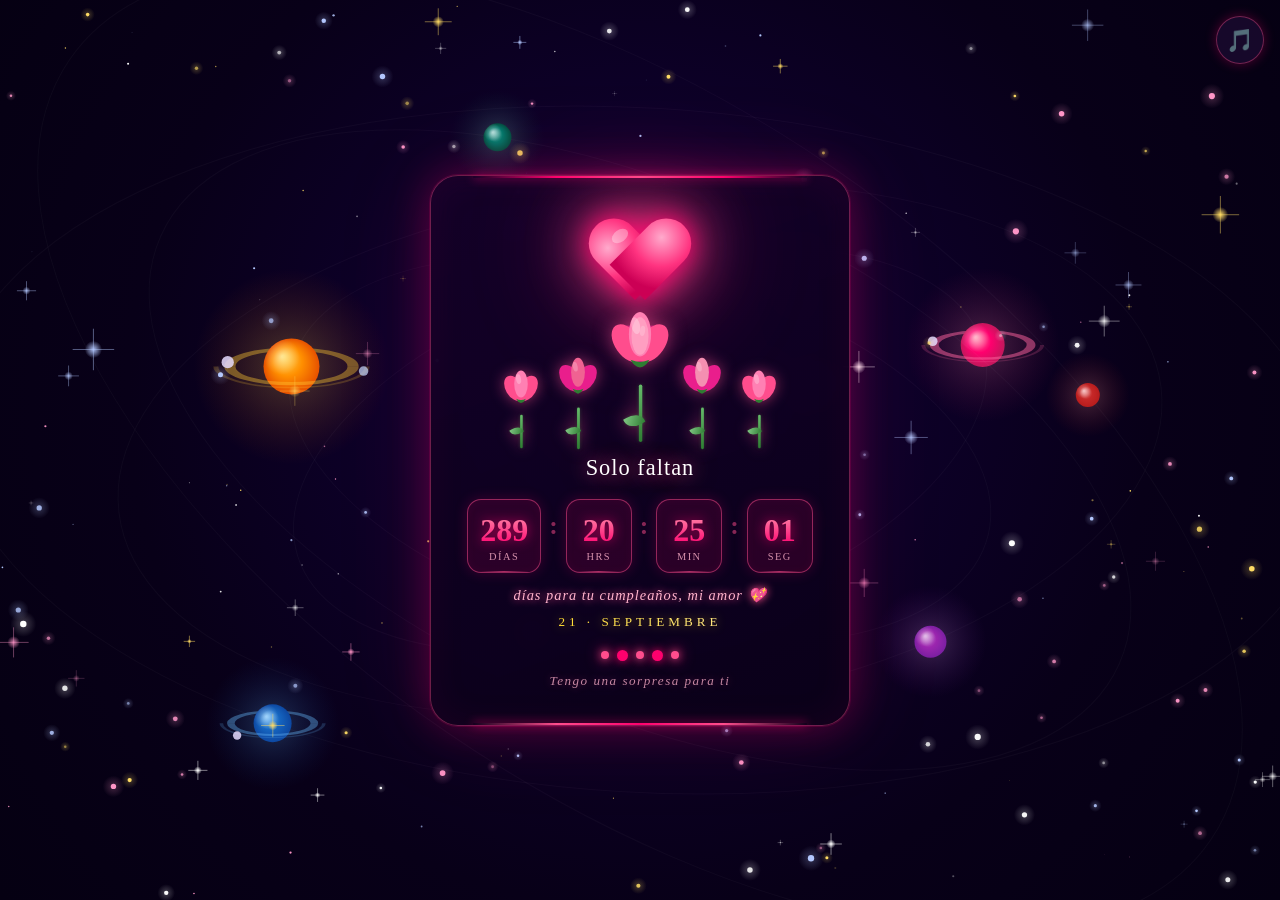
<file: index.html>
<!DOCTYPE html>
<html lang="es">
<head>
  <meta charset="UTF-8" />
  <meta name="viewport" content="width=device-width, initial-scale=1.0"/>
  <title>Para ti 💖</title>
  <link rel="stylesheet" href="style.css" />
</head>
<body>

  <!-- Canvas fondo espacial (planetas + estrellas) -->
  <canvas id="particles"></canvas>

  <!-- Pétalos flotantes -->
  <div id="floating-petals"></div>

  <!-- Corazones flotantes -->
  <div id="floating-hearts"></div>

  <!-- Música suave de fondo (solo en el intro) -->
  <audio id="bgMusic" loop>
    <source src="https://cdn.pixabay.com/audio/2023/05/16/audio_a5a5c28bb2.mp3" type="audio/mpeg">
  </audio>
  <button class="music-btn" id="musicBtn" onclick="toggleMusic()" title="Música">🎵</button>

  <!-- ══════════════════════════════
       PANTALLA INTRO — CUENTA REGRESIVA
  ══════════════════════════════ -->
  <div id="intro-screen">
    <div class="intro-inner">

      <!-- Corazón CSS latiendo -->
      <div class="intro-css-heart">
        <div class="heart-shine"></div>
      </div>

      <!-- Tulipanes SVG abiertos -->
      <div class="intro-tulips-svg">

        <!-- Tulipán 1 — rosa medio -->
        <div class="intro-tulip" style="--delay:0s; transform:scale(0.88)">
          <svg viewBox="0 0 60 80" width="42" height="56" fill="none">
            <!-- Pétalos traseros -->
            <ellipse cx="30" cy="38" rx="12" ry="20" fill="#e91e8c" opacity="0.7" transform="rotate(-18 30 58)"/>
            <ellipse cx="30" cy="38" rx="12" ry="20" fill="#e91e8c" opacity="0.7" transform="rotate(18 30 58)"/>
            <!-- Pétalos laterales -->
            <ellipse cx="30" cy="34" rx="14" ry="22" fill="#ff4d8d" transform="rotate(-30 30 56)"/>
            <ellipse cx="30" cy="34" rx="14" ry="22" fill="#ff4d8d" transform="rotate(30 30 56)"/>
            <!-- Pétalo central -->
            <ellipse cx="30" cy="30" rx="11" ry="22" fill="#ff80b3"/>
            <!-- Brillo -->
            <ellipse cx="26" cy="22" rx="4" ry="8" fill="rgba(255,255,255,0.25)" transform="rotate(-10 26 22)"/>
            <!-- Base cáliz -->
            <path d="M22 54 Q30 58 38 54 Q35 60 30 61 Q25 60 22 54Z" fill="#2e7d32"/>
          </svg>
          <div class="tulip-stem-line" style="height:38px"></div>
          <div class="tulip-leaf"></div>
        </div>

        <!-- Tulipán 2 — rosa oscuro -->
        <div class="intro-tulip" style="--delay:0.3s; transform:scale(0.95)">
          <svg viewBox="0 0 60 80" width="44" height="58" fill="none">
            <ellipse cx="30" cy="38" rx="11" ry="19" fill="#c2185b" opacity="0.75" transform="rotate(-20 30 58)"/>
            <ellipse cx="30" cy="38" rx="11" ry="19" fill="#c2185b" opacity="0.75" transform="rotate(20 30 58)"/>
            <ellipse cx="30" cy="34" rx="13" ry="21" fill="#e91e8c" transform="rotate(-32 30 56)"/>
            <ellipse cx="30" cy="34" rx="13" ry="21" fill="#e91e8c" transform="rotate(32 30 56)"/>
            <ellipse cx="30" cy="29" rx="10" ry="21" fill="#f06292"/>
            <ellipse cx="26" cy="21" rx="3.5" ry="7" fill="rgba(255,255,255,0.22)" transform="rotate(-12 26 21)"/>
            <path d="M22 53 Q30 57 38 53 Q35 59 30 60 Q25 59 22 53Z" fill="#2e7d32"/>
          </svg>
          <div class="tulip-stem-line" style="height:44px"></div>
          <div class="tulip-leaf"></div>
        </div>

        <!-- Tulipán 3 — central, más grande, rosa claro -->
        <div class="intro-tulip" style="--delay:0.6s; transform:scale(1.15); margin-bottom:8px">
          <svg viewBox="0 0 70 90" width="52" height="68" fill="none">
            <!-- Pétalos traseros -->
            <ellipse cx="35" cy="42" rx="13" ry="23" fill="#e91e8c" opacity="0.65" transform="rotate(-22 35 65)"/>
            <ellipse cx="35" cy="42" rx="13" ry="23" fill="#e91e8c" opacity="0.65" transform="rotate(22 35 65)"/>
            <!-- Pétalos medios -->
            <ellipse cx="35" cy="38" rx="15" ry="25" fill="#ff4d8d" transform="rotate(-35 35 63)"/>
            <ellipse cx="35" cy="38" rx="15" ry="25" fill="#ff4d8d" transform="rotate(35 35 63)"/>
            <!-- Pétalos frontales -->
            <ellipse cx="35" cy="32" rx="13" ry="26" fill="#ff80b3"/>
            <ellipse cx="35" cy="34" rx="10" ry="22" fill="#ffb3cc" opacity="0.6"/>
            <!-- Brillos -->
            <ellipse cx="30" cy="22" rx="5" ry="10" fill="rgba(255,255,255,0.28)" transform="rotate(-12 30 22)"/>
            <ellipse cx="38" cy="28" rx="3" ry="6" fill="rgba(255,255,255,0.18)" transform="rotate(8 38 28)"/>
            <!-- Base cáliz -->
            <path d="M24 62 Q35 67 46 62 Q42 70 35 71 Q28 70 24 62Z" fill="#2e7d32"/>
          </svg>
          <div class="tulip-stem-line" style="height:50px"></div>
          <div class="tulip-leaf" style="width:16px;height:11px"></div>
        </div>

        <!-- Tulipán 4 — rosa oscuro -->
        <div class="intro-tulip" style="--delay:0.9s; transform:scale(0.95)">
          <svg viewBox="0 0 60 80" width="44" height="58" fill="none">
            <ellipse cx="30" cy="38" rx="11" ry="19" fill="#c2185b" opacity="0.75" transform="rotate(-20 30 58)"/>
            <ellipse cx="30" cy="38" rx="11" ry="19" fill="#c2185b" opacity="0.75" transform="rotate(20 30 58)"/>
            <ellipse cx="30" cy="34" rx="13" ry="21" fill="#e91e8c" transform="rotate(-32 30 56)"/>
            <ellipse cx="30" cy="34" rx="13" ry="21" fill="#e91e8c" transform="rotate(32 30 56)"/>
            <ellipse cx="30" cy="29" rx="10" ry="21" fill="#f48fb1"/>
            <ellipse cx="26" cy="21" rx="3.5" ry="7" fill="rgba(255,255,255,0.22)" transform="rotate(-12 26 21)"/>
            <path d="M22 53 Q30 57 38 53 Q35 59 30 60 Q25 59 22 53Z" fill="#2e7d32"/>
          </svg>
          <div class="tulip-stem-line" style="height:44px"></div>
          <div class="tulip-leaf"></div>
        </div>

        <!-- Tulipán 5 — rosa medio -->
        <div class="intro-tulip" style="--delay:1.2s; transform:scale(0.88)">
          <svg viewBox="0 0 60 80" width="42" height="56" fill="none">
            <ellipse cx="30" cy="38" rx="12" ry="20" fill="#e91e8c" opacity="0.7" transform="rotate(-18 30 58)"/>
            <ellipse cx="30" cy="38" rx="12" ry="20" fill="#e91e8c" opacity="0.7" transform="rotate(18 30 58)"/>
            <ellipse cx="30" cy="34" rx="14" ry="22" fill="#ff4d8d" transform="rotate(-30 30 56)"/>
            <ellipse cx="30" cy="34" rx="14" ry="22" fill="#ff4d8d" transform="rotate(30 30 56)"/>
            <ellipse cx="30" cy="30" rx="11" ry="22" fill="#ff80b3"/>
            <ellipse cx="26" cy="22" rx="4" ry="8" fill="rgba(255,255,255,0.25)" transform="rotate(-10 26 22)"/>
            <path d="M22 54 Q30 58 38 54 Q35 60 30 61 Q25 60 22 54Z" fill="#2e7d32"/>
          </svg>
          <div class="tulip-stem-line" style="height:38px"></div>
          <div class="tulip-leaf"></div>
        </div>

      </div>

      <!-- Texto -->
      <h2 class="intro-label">Solo faltan</h2>

      <!-- Contador -->
      <div id="intro-countdown"></div>

      <p class="intro-date-small">días para tu cumpleaños, mi amor 💖</p>
      <p class="intro-bday">21 · Septiembre</p>

      <!-- Puntos decorativos -->
      <div class="intro-glow-bar">
        <div class="glow-dot"></div>
        <div class="glow-dot"></div>
        <div class="glow-dot"></div>
        <div class="glow-dot"></div>
        <div class="glow-dot"></div>
      </div>
      <p class="intro-surprise">Tengo una sorpresa para ti</p>

    </div>
  </div>

  <script src="script.js"></script>
</body>
</html>
</file>
<file: style.css>
/* ===== VARIABLES ===== */
:root {
  --letter-love: auto;
  --letter: #1a0a2e;
  --pink: #ff4d8d;
  --magenta: #ff006e;
  --red-glow: #ff1a1a;
  --soft-pink: #ffb3cc;
  --gold: #ffd700;
  --tulip-pink: #ff6b9d;
  --tulip-red: #c2185b;
}

/* ===== RESET ===== */
*, *::before, *::after { margin:0; padding:0; box-sizing:border-box; }
html, body { width:100%; min-height:100%; overflow-x:hidden; background:#000; }
body { font-family:'Georgia', serif; color:#fff; display:flex; justify-content:center; }

/* ===== CANVAS ===== */
#particles {
  position:fixed; top:0; left:0; width:100%; height:100%;
  z-index:0; pointer-events:none;
}

/* ===== PÉTALOS FLOTANTES ===== */
#floating-petals {
  position:fixed; top:0; left:0; width:100%; height:100%;
  z-index:1; pointer-events:none; overflow:hidden;
}
.float-petal {
  position:absolute; bottom:-60px;
  animation:floatUp linear infinite; opacity:0;
}
@keyframes floatUp {
  0%   { transform:translateY(0) rotate(-15deg) scale(0.8); opacity:0; }
  10%  { opacity:1; }
  90%  { opacity:0.5; }
  100% { transform:translateY(-110vh) rotate(15deg) scale(1.1); opacity:0; }
}

/* ===== CORAZONES FLOTANTES ===== */
#floating-hearts {
  position:fixed; top:0; left:0; width:100%; height:100%;
  z-index:1; pointer-events:none; overflow:hidden;
}
.float-heart {
  position:absolute; bottom:-60px; font-size:1.5rem;
  animation:floatUp linear infinite; opacity:0;
}

/* ===== PANTALLA INTRO ===== */
#intro-screen {
  position: fixed;
  top: 0; left: 0; width: 100%; height: 100%;
  z-index: 100;
  display: flex;
  align-items: center;
  justify-content: center;
  background: transparent;
  transition: opacity 1.5s ease, transform 1.5s ease;
}
#intro-screen.hide {
  opacity: 0;
  transform: scale(1.08);
  pointer-events: none;
}

.intro-inner {
  text-align: center;
  padding: 44px 32px 36px;
  background: linear-gradient(160deg, rgba(20,0,40,0.92) 0%, rgba(10,0,25,0.96) 100%);
  border: 1px solid rgba(255,77,141,0.4);
  border-radius: 28px;
  backdrop-filter: blur(12px);
  box-shadow:
    0 0 0 1px rgba(255,0,110,0.15),
    0 0 40px rgba(255,0,110,0.3),
    0 0 100px rgba(255,0,110,0.12),
    inset 0 0 40px rgba(255,0,110,0.06);
  max-width: 420px;
  width: 92%;
  animation: fadeInUp 1s ease both;
  position: relative;
}
.intro-inner::before {
  content: '';
  position: absolute;
  top: 0; left: 10%; right: 10%; height: 2px;
  background: linear-gradient(90deg, transparent, #ff006e, #ff4d8d, #ff006e, transparent);
  border-radius: 2px;
  box-shadow: 0 0 10px #ff006e;
}
.intro-inner::after {
  content: '';
  position: absolute;
  bottom: 0; left: 10%; right: 10%; height: 2px;
  background: linear-gradient(90deg, transparent, #ff4d8d, #ff006e, #ff4d8d, transparent);
  border-radius: 2px;
  box-shadow: 0 0 10px #ff006e;
}

/* Corazón CSS en el intro */
.intro-css-heart {
  width: 90px;
  height: 80px;
  margin: 0 auto 22px;
  position: relative;
  animation: heartbeat 1.1s ease-in-out infinite;
  filter:
    drop-shadow(0 0 12px #ff006e)
    drop-shadow(0 0 28px #ff4d8d)
    drop-shadow(0 0 50px rgba(255,0,110,0.4));
}
.intro-css-heart::before,
.intro-css-heart::after {
  content: '';
  position: absolute;
  width: 50px;
  height: 80px;
  background: radial-gradient(circle at 35% 30%, #ffaacc 0%, #ff3380 45%, #cc0055 80%);
  border-radius: 50px 50px 0 0;
  top: 0;
}
.intro-css-heart::before {
  left: 40px;
  transform: rotate(-45deg);
  transform-origin: 0 100%;
}
.intro-css-heart::after {
  left: 0;
  transform: rotate(45deg);
  transform-origin: 100% 100%;
}
.heart-shine {
  position: absolute;
  top: 10px; left: 16px;
  width: 18px; height: 12px;
  background: rgba(255,255,255,0.32);
  border-radius: 50%;
  transform: rotate(-35deg);
  z-index: 2;
  pointer-events: none;
}

/* Tulipanes CSS en el intro */
.intro-tulips-svg {
  display: flex;
  justify-content: center;
  gap: 14px;
  margin-bottom: 20px;
  align-items: flex-end;
}
.intro-tulip {
  display: flex;
  flex-direction: column;
  align-items: center;
  animation: tulipSway 2.2s ease-in-out infinite;
  transform-origin: bottom center;
  filter: drop-shadow(0 0 8px rgba(255,77,141,0.6));
}
.intro-tulip:nth-child(1) { animation-delay: 0s; }
.intro-tulip:nth-child(2) { animation-delay: 0.35s; }
.intro-tulip:nth-child(3) { animation-delay: 0.7s; }
.intro-tulip:nth-child(4) { animation-delay: 0.35s; }
.intro-tulip:nth-child(5) { animation-delay: 0s; }
@keyframes tulipSway {
  0%,100% { rotate: -5deg; }
  50%     { rotate:  5deg; }
}

/* Cabeza del tulipán — SVG inline */
.tulip-svg {
  width: 28px;
  height: 36px;
  display: block;
  filter: drop-shadow(0 0 6px currentColor);
}
.t-pink  .tulip-svg { color: #ff4d8d; }
.t-red   .tulip-svg { color: #e53935; }
.t-lpink .tulip-svg { color: #f06292; }

/* Tallo */
.tulip-stem-line {
  width: 3px;
  height: 32px;
  background: linear-gradient(180deg, #66bb6a 0%, #2e7d32 100%);
  border-radius: 2px;
  box-shadow: 0 0 4px rgba(76,175,80,0.3);
}
/* Hoja izquierda */
.tulip-leaf {
  width: 14px; height: 9px;
  background: linear-gradient(135deg, #81c784, #2e7d32);
  border-radius: 0 80% 0 80%;
  margin-top: -24px;
  margin-left: -10px;
  transform: rotate(-30deg);
  box-shadow: 0 0 3px rgba(76,175,80,0.3);
}

.intro-label {
  font-size: 1.4rem;
  color: #fff;
  font-family: Georgia, serif;
  font-weight: 400;
  text-shadow: 0 0 20px var(--pink), 0 0 40px rgba(255,0,110,0.4);
  margin-bottom: 18px;
  letter-spacing: 1px;
}

/* Texto debajo del contador */
.intro-date-small {
  font-size: 0.9rem;
  color: var(--soft-pink);
  font-style: italic;
  letter-spacing: 1px;
  text-shadow: 0 0 8px var(--pink);
  margin-bottom: 10px;
}

/* Fecha pequeña abajo */
.intro-bday {
  font-size: 0.82rem;
  letter-spacing: 4px;
  text-transform: uppercase;
  margin-bottom: 20px;
  background: linear-gradient(90deg, #ffd700, #ffecb3, #ffd700);
  -webkit-background-clip: text;
  -webkit-text-fill-color: transparent;
  background-clip: text;
  filter: drop-shadow(0 0 5px rgba(255,215,0,0.5));
  background-size: 200% auto;
  animation: shimmer 2.5s linear infinite;
}
#intro-countdown {
  display: flex;
  gap: 8px;
  justify-content: center;
  flex-wrap: wrap;
  margin-bottom: 14px;
  align-items: center;
}
@keyframes shimmer {
  0%   { background-position: 0% center; }
  100% { background-position: 200% center; }
}
.i-box {
  background: rgba(255,0,110,0.12);
  border: 1px solid rgba(255,77,141,0.5);
  border-radius: 14px;
  padding: 14px 12px 10px;
  min-width: 66px;
  text-align: center;
  box-shadow: 0 0 14px rgba(255,0,110,0.2), inset 0 0 10px rgba(255,0,110,0.05);
  position: relative;
}
.i-box::after {
  content: '';
  position: absolute;
  bottom: 0; left: 15%; right: 15%; height: 1px;
  background: linear-gradient(90deg, transparent, rgba(255,77,141,0.6), transparent);
}
.i-num {
  font-size: 2rem;
  font-weight: 900;
  line-height: 1;
  background: linear-gradient(180deg, #ff8aaa, #ff006e);
  -webkit-background-clip: text;
  -webkit-text-fill-color: transparent;
  background-clip: text;
  filter: drop-shadow(0 0 6px rgba(255,0,110,0.7));
}
.i-lbl {
  font-size: 0.65rem;
  color: rgba(255,179,204,0.8);
  letter-spacing: 1.5px;
  text-transform: uppercase;
  margin-top: 5px;
}
.i-sep {
  color: rgba(255,77,141,0.5);
  font-size: 1.6rem;
  font-weight: bold;
  padding-bottom: 20px;
  line-height: 1;
}

.intro-hint {
  color: var(--soft-pink);
  font-size: 0.95rem;
  font-style: italic;
  letter-spacing: 1px;
  text-shadow: 0 0 8px var(--pink);
  margin-bottom: 20px;
}

/* Puntos de brillo */
.intro-glow-bar {
  display: flex;
  justify-content: center;
  gap: 8px;
  align-items: center;
}
.glow-dot {
  width: 8px; height: 8px;
  border-radius: 50%;
  background: var(--pink);
  box-shadow: 0 0 8px var(--pink), 0 0 16px var(--magenta);
  animation: dotPulse 1.4s ease-in-out infinite;
}
.glow-dot:nth-child(2) { animation-delay:0.2s; width:11px; height:11px; background:var(--magenta); box-shadow:0 0 10px var(--magenta); }
.glow-dot:nth-child(3) { animation-delay:0.4s; }
.glow-dot:nth-child(4) { animation-delay:0.2s; width:11px; height:11px; background:var(--magenta); box-shadow:0 0 10px var(--magenta); }
.glow-dot:nth-child(5) { animation-delay:0.4s; }
@keyframes dotPulse {
  0%,100% { transform:scale(1); opacity:0.7; }
  50%     { transform:scale(1.5); opacity:1; }
}

.intro-surprise {
  margin-top: 12px;
  color: rgba(255,179,204,0.75);
  font-size: 0.82rem;
  font-style: italic;
  letter-spacing: 1.5px;
  text-shadow: 0 0 8px rgba(255,77,141,0.4);
}

/* main-content oculto hasta el cumple */
#main-content.visible { display: flex !important; }

/* ===== CONTENEDOR ===== */
.container {
  position:relative; z-index:2;
  display:flex; flex-direction:column; align-items:center;
  padding:40px 20px 60px; width:100%; max-width:620px;
}

/* ===== FILA DE TULIPANES ===== */
.tulips-row {
  display:flex; gap:12px; font-size:2rem; margin-bottom:10px;
  animation:fadeInDown 1s ease both;
}
.tulip { animation:sway 2s ease-in-out infinite; display:inline-block; }
.tulip:nth-child(odd)  { animation-delay:0s; }
.tulip:nth-child(even) { animation-delay:0.5s; }
@keyframes sway {
  0%,100% { transform:rotate(-8deg); }
  50%     { transform:rotate(8deg); }
}

/* ===== CORAZÓN ANIMADO ===== */
.heart-wrapper {
  position:relative; width:180px; height:180px;
  display:flex; justify-content:center; align-items:center; margin-bottom:10px;
}
.glow-ring {
  position:absolute; width:200px; height:200px; border-radius:50%;
  background: conic-gradient(from 0deg, transparent 0%, var(--red-glow) 20%,
    var(--magenta) 40%, transparent 60%, var(--pink) 80%, transparent 100%);
  animation:spinRing 3s linear infinite;
  filter:blur(8px); opacity:0.7;
}
@keyframes spinRing { from{transform:rotate(0deg)} to{transform:rotate(360deg)} }
.heart {
  position:relative; width:100px; height:90px;
  animation:heartbeat 1.2s ease-in-out infinite;
  filter:drop-shadow(0 0 20px var(--red-glow)) drop-shadow(0 0 40px var(--magenta));
}
.heart::before, .heart::after {
  content:''; position:absolute; width:100px; height:80px;
  background:radial-gradient(circle at 30% 30%, #ff6b6b, var(--red-glow));
  border-radius:50px 50px 0 0; top:0;
}
.heart::before { left:50px; transform:rotate(-45deg); transform-origin:0 100%; }
.heart::after  { left:0;    transform:rotate(45deg);  transform-origin:100% 100%; }
@keyframes heartbeat {
  0%,100%{transform:scale(1)} 14%{transform:scale(1.2)}
  28%{transform:scale(1)} 42%{transform:scale(1.15)} 70%{transform:scale(1)}
}

/* ===== FRASES FLOTANTES DE FONDO ===== */
#floating-phrases {
  position:fixed; top:0; left:0; width:100%; height:100%;
  z-index:1; pointer-events:none; overflow:hidden;
}
.float-phrase {
  position:absolute;
  color:rgba(255,100,160,0.55);
  font-family:'Georgia',serif;
  font-size:0.85rem;
  white-space:nowrap;
  animation:driftPhrase linear infinite;
  pointer-events:none;
}
@keyframes driftPhrase {
  0%   { opacity:0; transform:translateY(0) translateX(0); }
  10%  { opacity:1; }
  90%  { opacity:0.6; }
  100% { opacity:0; transform:translateY(-100vh) translateX(30px); }
}

/* ===== PERSONAJES KAWAII ===== */
.kawaii-row {
  display:flex; gap:14px; font-size:2rem;
  margin-bottom:6px; animation:fadeInDown 0.8s ease both;
}
.kawaii { display:inline-block; animation:bounce 1.8s ease-in-out infinite; }
.k1 { animation-delay:0s; }
.k2 { animation-delay:0.2s; }
.k3 { animation-delay:0.4s; }
.k4 { animation-delay:0.6s; }
.k5 { animation-delay:0.8s; }
@keyframes bounce {
  0%,100% { transform:translateY(0) rotate(-5deg); }
  50%     { transform:translateY(-10px) rotate(5deg); }
}

/* ===== TÍTULO PRINCIPAL ===== */
.main-title-wrapper {
  text-align:center; margin-bottom:10px;
  animation:zoomTitle 1s ease both;
}
@keyframes zoomTitle {
  0%   { opacity:0; transform:scale(0.5); }
  60%  { transform:scale(1.1); }
  100% { opacity:1; transform:scale(1); }
}
.main-title {
  font-size:2.6rem; font-weight:900; letter-spacing:2px;
  color:var(--red-glow);
  text-shadow:
    0 0 10px #ff0000,
    0 0 30px #ff0000,
    0 0 60px var(--magenta),
    2px 2px 0 #800000;
  animation:titlePulse 2s ease-in-out infinite;
}
@keyframes titlePulse {
  0%,100% { text-shadow:0 0 10px #ff0000, 0 0 30px #ff0000, 0 0 60px var(--magenta), 2px 2px 0 #800000; }
  50%     { text-shadow:0 0 20px #ff0000, 0 0 50px #ff3366, 0 0 90px var(--magenta), 2px 2px 0 #800000; }
}
.main-subtitle {
  font-size:1.5rem; color:var(--soft-pink);
  font-style:italic; letter-spacing:3px;
  text-shadow:0 0 12px var(--pink);
  margin-top:4px;
}

/* ===== FECHA ===== */
.date-label {
  font-size:1rem; color:var(--gold); letter-spacing:3px;
  text-transform:uppercase; margin-bottom:16px;
  text-shadow:0 0 10px var(--gold); animation:fadeInDown 1s ease both;
}

/* ===== FOTO CON MARCO ===== */
.photo-frame {
  position:relative; margin-bottom:30px;
  padding:12px;
  background:linear-gradient(135deg, #2a0a3a, #1a0a2e);
  border:2px solid rgba(255,77,141,0.5);
  border-radius:20px;
  box-shadow:
    0 0 25px rgba(255,0,110,0.4),
    0 0 60px rgba(255,0,110,0.15),
    inset 0 0 20px rgba(255,0,110,0.05);
  animation:fadeInUp 1.6s ease both;
  max-width:320px; width:90%;
}
.frame-corner {
  position:absolute; font-size:1.6rem;
  filter:drop-shadow(0 0 6px var(--tulip-pink));
}
.frame-corner.top-left    { top:-14px; left:-14px; transform:rotate(-20deg); }
.frame-corner.top-right   { top:-14px; right:-14px; transform:rotate(20deg); }
.frame-corner.bottom-left { bottom:-14px; left:-14px; transform:rotate(20deg); }
.frame-corner.bottom-right{ bottom:-14px; right:-14px; transform:rotate(-20deg); }

.iris-photo {
  width:100%; border-radius:14px;
  display:block;
  object-fit:cover; max-height:360px;
}
/* Fallback si no carga la foto */
.iris-photo[src="iris.jpg"]:not([complete]) {
  min-height:200px; background:#2a0a3a;
}
.photo-caption {
  text-align:center; margin-top:10px;
  color:var(--soft-pink); font-size:0.95rem;
  font-style:italic; letter-spacing:1px;
}

/* ===== CARTA ROMÁNTICA ===== */
.Para_Ti {
  position:relative; width:90%;
  font-size:1.05rem; font-family:"Georgia",serif;
  background:var(--letter);
  border:1px solid rgba(255,77,141,0.3); border-radius:16px;
  padding:30px 28px; color:#f0c0d0; line-height:1.9; text-align:center;
  box-shadow:0 0 20px rgba(255,0,110,0.2), 0 0 60px rgba(255,0,110,0.1),
    inset 0 0 30px rgba(255,0,110,0.05);
  animation:fadeInUp 1.6s ease both; margin-bottom:40px;
}
.Para_Ti::before {
  content:'💌'; position:absolute; top:-20px; left:50%;
  transform:translateX(-50%); font-size:2rem;
  filter:drop-shadow(0 0 8px var(--magenta));
}
.Para_Ti p { margin-bottom:18px; }
.Para_Ti .firma {
  margin-top:24px; color:var(--pink); font-style:italic;
  font-size:1.1rem; text-shadow:0 0 8px var(--magenta);
}

/* ===== SECCIÓN VELA ===== */
.candle-section {
  width:90%; text-align:center; margin-bottom:40px;
  animation:fadeInUp 1.8s ease both;
}
.candle-title {
  font-size:1.3rem; color:var(--gold);
  text-shadow:0 0 10px var(--gold); margin-bottom:8px;
}
.candle-hint {
  color:var(--soft-pink); font-size:0.95rem;
  margin-bottom:20px; letter-spacing:1px;
}

/* Pastel */
.cake-wrapper {
  display:flex; flex-direction:column;
  align-items:center; margin-bottom:20px;
}
.cake {
  position:relative; width:140px;
  background:linear-gradient(180deg, #ff6b9d, #c2185b);
  border-radius:0 0 16px 16px;
  box-shadow:0 0 20px rgba(255,77,141,0.4);
  overflow:visible;
}
.cake-top {
  background:linear-gradient(180deg, #ffe4f0, #ffb3cc);
  height:28px; border-radius:16px 16px 0 0;
  position:relative; overflow:visible;
}
.frosting {
  position:absolute; bottom:-8px; left:0; right:0;
  height:16px;
  background:radial-gradient(circle at 10% 50%, #fff 8px, transparent 8px),
             radial-gradient(circle at 30% 50%, #fff 8px, transparent 8px),
             radial-gradient(circle at 50% 50%, #fff 8px, transparent 8px),
             radial-gradient(circle at 70% 50%, #fff 8px, transparent 8px),
             radial-gradient(circle at 90% 50%, #fff 8px, transparent 8px);
}
.cake-bottom { height:70px; }
.cake-text {
  position:absolute; top:50%; left:50%;
  transform:translate(-50%,-50%);
  color:#fff; font-size:1rem; font-weight:bold;
  text-shadow:0 0 8px rgba(0,0,0,0.5);
  white-space:nowrap;
}

/* Vela */
.candle {
  display:flex; flex-direction:column; align-items:center; margin-bottom:-4px;
}
.candle-body {
  width:18px; height:50px;
  background:linear-gradient(90deg, #ffe082, #ffd700, #ffe082);
  border-radius:4px 4px 2px 2px;
  box-shadow:0 0 8px rgba(255,215,0,0.4);
}
.flame-wrapper {
  position:relative; width:24px; height:40px;
  display:flex; justify-content:center; align-items:flex-end;
  transition:opacity 0.5s;
}
.flame {
  width:16px; height:30px;
  background:radial-gradient(ellipse at 50% 80%, #fff 10%, #ffdd57 35%, #ff8800 70%, transparent 100%);
  border-radius:50% 50% 20% 20% / 60% 60% 40% 40%;
  animation:flicker 0.8s ease-in-out infinite alternate;
  filter:blur(0.5px);
  transform-origin:bottom center;
}
.flame-glow {
  position:absolute; bottom:0; left:50%; transform:translateX(-50%);
  width:40px; height:40px; border-radius:50%;
  background:radial-gradient(circle, rgba(255,200,0,0.5) 0%, transparent 70%);
  animation:glowPulse 1s ease-in-out infinite alternate;
}
@keyframes flicker {
  0%   { transform:scaleX(1)   scaleY(1)   rotate(-2deg); }
  50%  { transform:scaleX(0.9) scaleY(1.1) rotate(1deg); }
  100% { transform:scaleX(1.1) scaleY(0.95) rotate(2deg); }
}
@keyframes glowPulse {
  0%   { opacity:0.5; transform:translateX(-50%) scale(1); }
  100% { opacity:1;   transform:translateX(-50%) scale(1.3); }
}
.flame-off { opacity:0 !important; }

/* Botón micrófono */
.mic-btn {
  padding:12px 28px; font-size:1rem; font-family:'Georgia',serif;
  color:#fff; background:linear-gradient(135deg, #7b1fa2, #e91e8c);
  border:none; border-radius:50px; cursor:pointer;
  box-shadow:0 0 20px rgba(233,30,140,0.4);
  transition:transform 0.2s, box-shadow 0.2s;
  margin-bottom:16px;
}
.mic-btn:hover { transform:scale(1.06); box-shadow:0 0 30px rgba(233,30,140,0.7); }
.mic-btn.listening {
  animation:pulse 0.8s ease-in-out infinite;
  background:linear-gradient(135deg, #e91e8c, #ff006e);
}
@keyframes pulse {
  0%,100% { transform:scale(1); }
  50%      { transform:scale(1.08); }
}

.wish-message {
  margin-top:16px; padding:20px 24px;
  background:rgba(255,0,110,0.15); border:1px solid rgba(255,77,141,0.4);
  border-radius:14px; color:var(--soft-pink); font-size:1rem;
  line-height:1.7; text-align:center;
  animation:fadeInUp 0.8s ease both;
}
.wish-message span { display:block; margin-top:8px; color:var(--gold); font-style:italic; }

/* ===== RAZONES ===== */
.reasons-section {
  width:90%; margin-bottom:40px; animation:fadeInUp 2s ease both;
}
.reasons-title {
  font-size:1.3rem; color:var(--pink);
  text-shadow:0 0 8px var(--magenta);
  text-align:center; margin-bottom:16px;
}
.reasons-list { list-style:none; display:flex; flex-direction:column; gap:10px; }
.reasons-list li {
  background:rgba(255,0,110,0.12);
  border:1px solid rgba(255,77,141,0.25); border-radius:12px;
  padding:12px 18px; color:#f0c0d0; font-size:0.95rem;
  opacity:0; transform:translateX(-30px);
  transition:opacity 0.5s ease, transform 0.5s ease;
}
.reasons-list li.visible { opacity:1; transform:translateX(0); }

/* ===== JARDÍN DE TULIPANES ===== */
.tulip-garden {
  display:flex; gap:8px; font-size:2.2rem;
  justify-content:center; flex-wrap:wrap;
  margin-bottom:30px;
}
.tulip-stem {
  display:inline-block;
  animation:sway 2s ease-in-out infinite;
  animation-delay: var(--delay);
  filter:drop-shadow(0 0 4px var(--color));
}

/* ===== CONTADOR ===== */
#countdown {
  position:relative; z-index:2; margin-bottom:30px;
  text-align:center; color:#ffb3cc;
  font-family:Georgia,serif; font-size:0.9rem;
  letter-spacing:1px; text-shadow:0 0 8px #ff4d8d;
}

/* ===== QR SECTION REMOVED ===== */

/* ===== BOTÓN AMOR ===== */
.love-btn {
  padding:14px 36px; font-size:1rem; font-family:'Georgia',serif;
  color:#fff; background:linear-gradient(135deg, var(--magenta), var(--pink));
  border:none; border-radius:50px; cursor:pointer;
  box-shadow:0 0 20px rgba(255,0,110,0.5), 0 0 40px rgba(255,77,141,0.3);
  transition:transform 0.2s ease, box-shadow 0.2s ease;
  letter-spacing:1px;
}
.love-btn:hover { transform:scale(1.08); box-shadow:0 0 30px rgba(255,0,110,0.8); }
.love-btn:active { transform:scale(0.96); }

/* ===== BOTÓN MÚSICA ===== */
.music-btn {
  position:fixed; top:16px; right:16px; z-index:999;
  background:rgba(26,10,46,0.85); border:1px solid rgba(255,77,141,0.4);
  border-radius:50%; width:48px; height:48px; font-size:1.4rem;
  cursor:pointer; display:flex; align-items:center; justify-content:center;
  box-shadow:0 0 12px rgba(255,0,110,0.3);
  transition:transform 0.2s;
}
.music-btn:hover { transform:scale(1.1); }
.music-btn.playing { animation:pulse 2s ease-in-out infinite; }

/* ===== ANIMACIONES ===== */
@keyframes fadeInDown {
  from{opacity:0;transform:translateY(-30px)} to{opacity:1;transform:translateY(0)}
}
@keyframes fadeInUp {
  from{opacity:0;transform:translateY(40px)} to{opacity:1;transform:translateY(0)}
}

/* ===== RESPONSIVE ===== */
@media (max-width:480px) {
  .title   { font-size:1.5rem; }
  .name    { font-size:2rem; }
  .Para_Ti { font-size:0.95rem; padding:24px 18px; }
  .heart-wrapper { width:140px; height:140px; }
  .heart, .heart::before, .heart::after { width:80px; height:64px; }
  .photo-frame { max-width:280px; }
}
</file>
